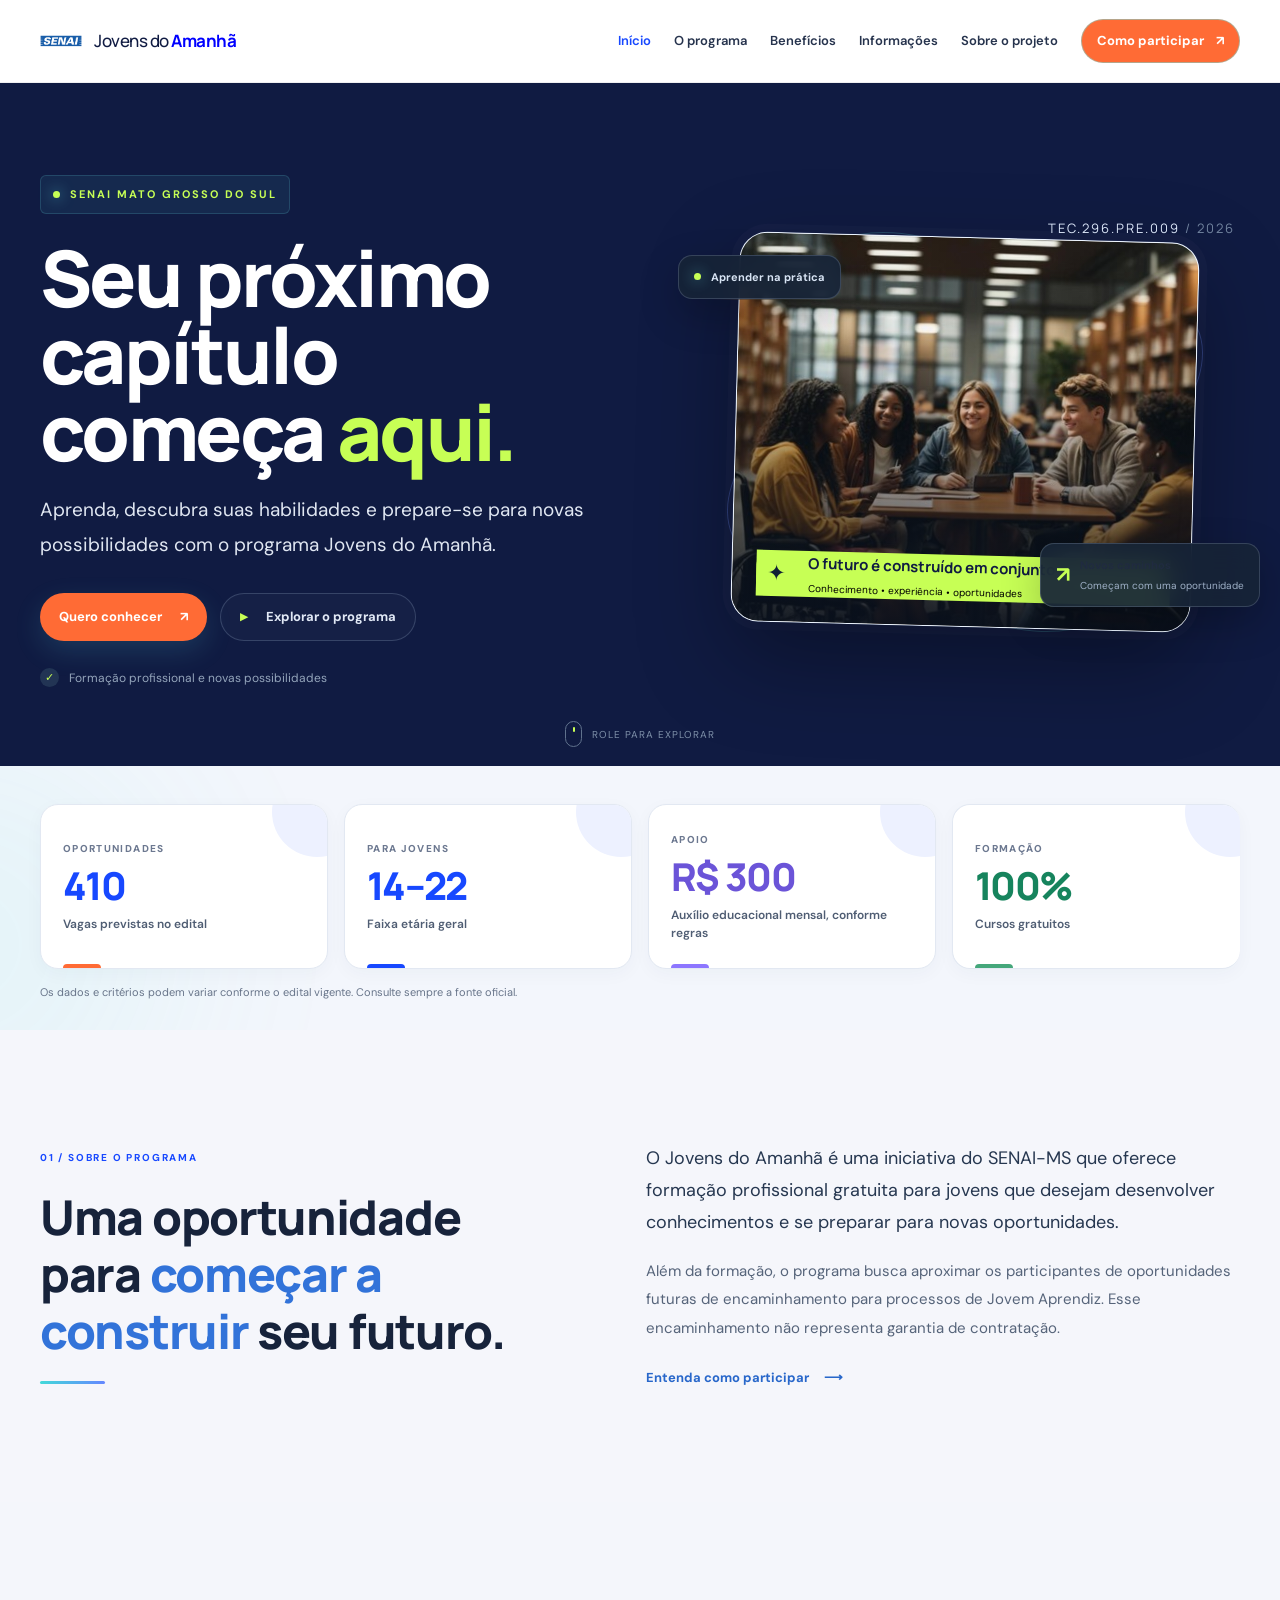
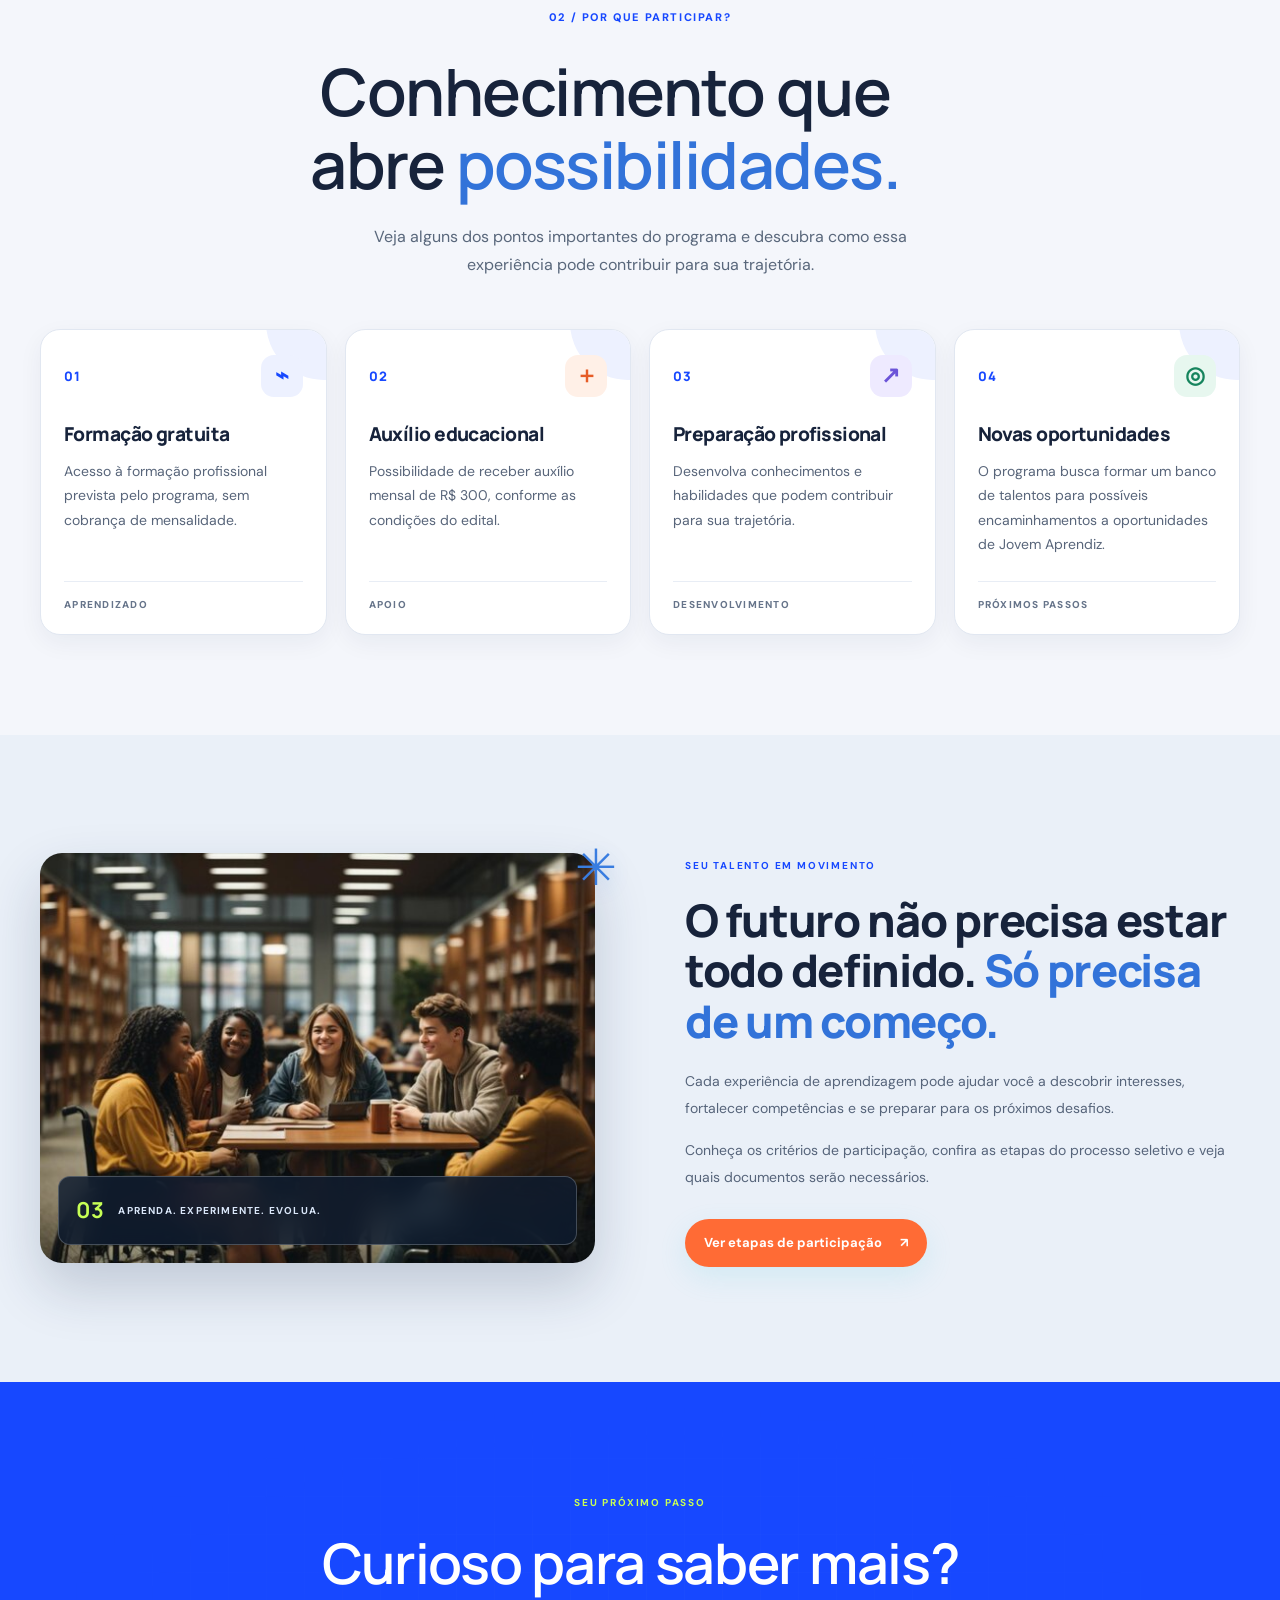
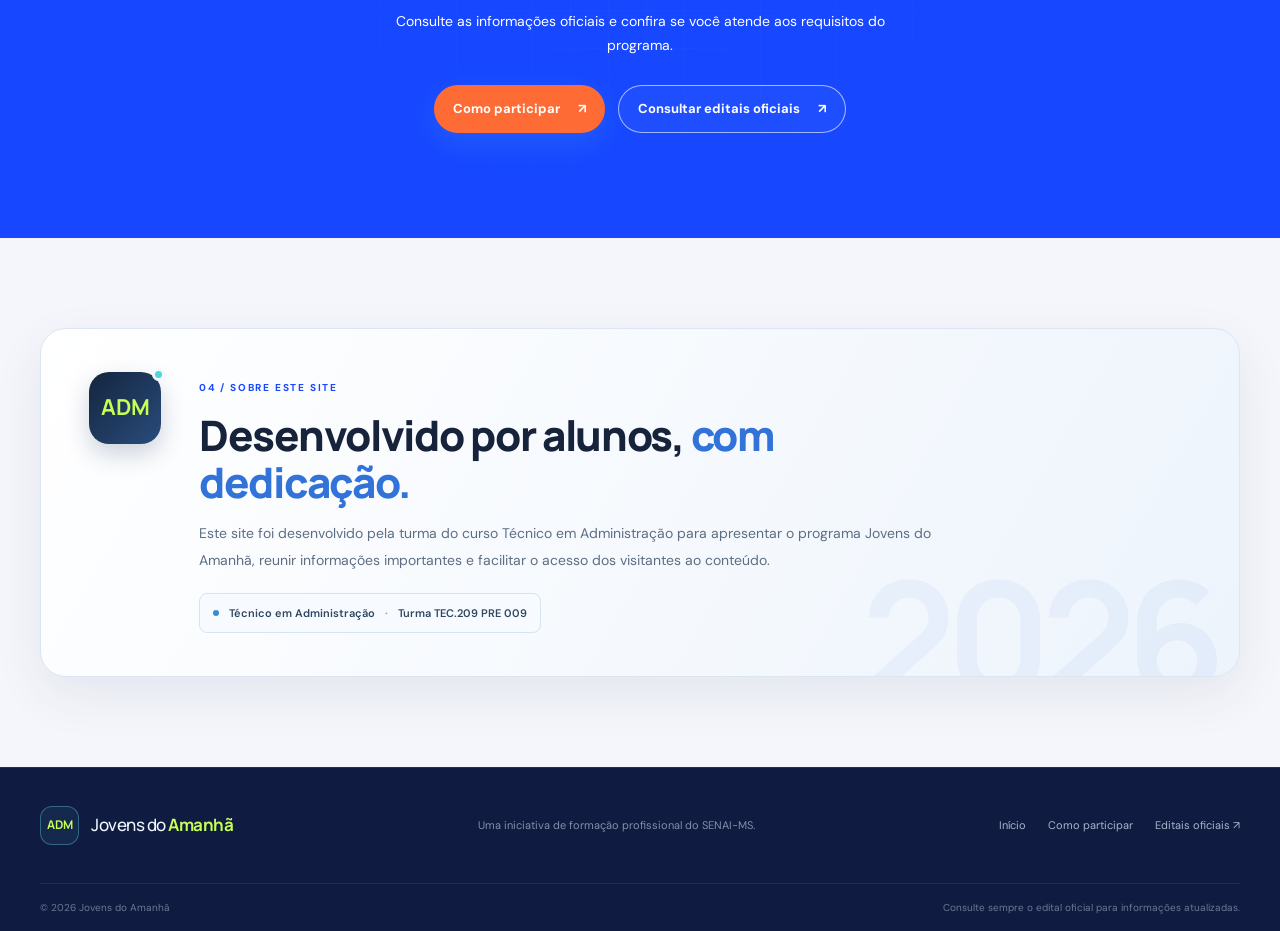
<file: index.html>
<!DOCTYPE html>
<html lang="pt-BR">

<head>
    <meta charset="UTF-8">
    <meta name="viewport" content="width=device-width, initial-scale=1.0">
    <meta name="description"
        content="Conheça o programa Jovens do Amanhã do SENAI-MS e descubra oportunidades para sua formação profissional.">
    <meta name="theme-color" content="#101827">
    
    <title>Jovens do Amanhã | SENAI-MS</title>
    <link rel="icon" type="image/png" href="img/logo2.png">

    <link rel="preconnect" href="https://fonts.googleapis.com">
    <link rel="preconnect" href="https://fonts.gstatic.com" crossorigin>
    <link
        href="https://fonts.googleapis.com/css2?family=DM+Sans:wght@400;500;600;700&family=Manrope:wght@400;500;600;700;800&display=swap"
        rel="stylesheet">
    <link rel="stylesheet" href="css/style.css">
</head>

<body>
    <div class="page-glow page-glow-one" aria-hidden="true"></div>
    <div class="page-glow page-glow-two" aria-hidden="true"></div>

    <header class="site-header">
        <div class="container nav-wrap">
            <a href="./" class="brand" aria-label="Jovens do Amanhã - início">
                <img src="img/logo.png" alt="Logo do programa" class="brand-logo" onerror="this.style.display='none'">
                <span class="brand-name">Jovens do <strong style="color: blue;">Amanhã</strong></span>
            </a>

            <button class="menu-toggle" type="button" aria-label="Abrir menu" aria-expanded="false"
                aria-controls="main-nav">
                <span></span><span></span><span></span>
            </button>

            <nav class="main-nav" id="main-nav">
                <a href="#inicio" class="nav-link active">Início</a>
                <a href="#programa" class="nav-link">O programa</a>
                <a href="#beneficios" class="nav-link">Benefícios</a>
                <a href="#duvidas" class="nav-link">Informações</a>
                <a href="#sobre-projeto" class="nav-link">Sobre o projeto</a>
                <a href="inscricao/" class="nav-cta">Como participar <span aria-hidden="true">↗</span></a>
            </nav>
        </div>
    </header>

    <main>
        <section class="hero section-shell" id="inicio">
            <div class="container hero-grid">
                <div class="hero-copy reveal">
                    <div class="eyebrow"><span class="eyebrow-pulse"></span> SENAI MATO GROSSO DO SUL</div>
                    <h1>Seu próximo capítulo começa <span class="gradient-text">aqui.</span></h1>
                    <p class="hero-description">Aprenda, descubra suas habilidades e prepare-se para novas
                        possibilidades com o programa Jovens do Amanhã.</p>
                    <div class="hero-actions">
                        <a href="inscricao/" class="button button-primary">Quero conhecer <span
                                aria-hidden="true">↗</span></a>
                        <a href="#programa" class="button button-ghost"><span class="play-icon"
                                aria-hidden="true">▶</span> Explorar o programa</a>
                    </div>
                    <div class="hero-footnote"><span class="mini-check">✓</span> Formação profissional e novas
                        possibilidades</div>
                </div>

                <div class="hero-art reveal">
                    <div class="orbit orbit-one"></div>
                    <div class="orbit orbit-two"></div>
                    <div class="image-frame">
                        <img src="img/pessoas.jpg" alt="Jovens participantes do programa Jovens do Amanhã"
                            class="hero-image">
                        <div class="image-shade"></div>
                        <div class="image-label">
                            <span class="label-mark">✦</span>
                            <span><strong>O futuro é construído em conjunto</strong><small style="color: black;">Conhecimento • experiência •
                                    oportunidades</small></span>
                        </div>
                    </div>
                    <div class="floating-chip chip-top"><span class="chip-dot"></span> Aprender na prática</div>
                    <div class="floating-chip chip-bottom"><span class="chip-icon">↗</span><span><strong>Novos
                                caminhos</strong><small>Começam com uma oportunidade</small></span></div>
                    <div class="art-index">TEC.296.PRE.009 <span>/ 2026</span></div>
                </div>
            </div>
            <a class="scroll-cue" href="#numeros"><span></span> Role para explorar</a>
        </section>

        <section class="stats-section" id="numeros" aria-label="Destaques do programa">
            <div class="container stats-grid">
                <article class="stat-card reveal"><span class="stat-overline">OPORTUNIDADES</span><span
                        class="stat-value">410</span><span class="stat-label">Vagas previstas no edital</span></article>
                <article class="stat-card reveal"><span class="stat-overline">PARA JOVENS</span><span
                        class="stat-value">14–22</span><span class="stat-label">Faixa etária geral</span></article>
                <article class="stat-card reveal"><span class="stat-overline">APOIO</span><span class="stat-value">R$
                        300</span><span class="stat-label">Auxílio educacional mensal, conforme regras</span></article>
                <article class="stat-card reveal"><span class="stat-overline">FORMAÇÃO</span><span
                        class="stat-value">100%</span><span class="stat-label">Cursos gratuitos</span></article>
            </div>
            <p class="container stats-note">Os dados e critérios podem variar conforme o edital vigente. Consulte sempre
                a fonte oficial.</p>
        </section>

        <section class="section section-light" id="programa">
            <div class="container about-grid">
                <div class="section-intro reveal">
                    <span class="section-kicker">01 / SOBRE O PROGRAMA</span>
                    <h2>Uma oportunidade para <span class="accent-text">começar a construir</span> seu futuro.</h2>
                    <div class="heading-line"></div>
                </div>
                <div class="about-copy reveal">
                    <p class="lead">O Jovens do Amanhã é uma iniciativa do SENAI-MS que oferece formação profissional
                        gratuita para jovens que desejam desenvolver conhecimentos e se preparar para novas
                        oportunidades.</p>
                    <p>Além da formação, o programa busca aproximar os participantes de oportunidades futuras de
                        encaminhamento para processos de Jovem Aprendiz. Esse encaminhamento não representa garantia de
                        contratação.</p>
                    <a href="inscricao/" class="text-link">Entenda como participar <span
                            aria-hidden="true">⟶</span></a>
                </div>
            </div>
        </section>

        <section class="section benefits-section" id="beneficios">
            <div class="container">
                <div class="section-heading centered reveal">
                    <span class="section-kicker">02 / POR QUE PARTICIPAR?</span>
                    <h1>Conhecimento que abre <span class="accent-text">possibilidades.</span></h1>
                    <p>Veja alguns dos pontos importantes do programa e descubra como essa experiência pode contribuir
                        para sua trajetória.</p>
                </div>
                <div class="benefit-grid">
                    <article class="benefit-card reveal">
                        <div class="card-topline"><span class="card-number">01</span><span class="card-symbol">⌁</span>
                        </div>
                        <h3>Formação gratuita</h3>
                        <p>Acesso à formação profissional prevista pelo programa, sem cobrança de mensalidade.</p>
                        <span class="card-bottom-label">APRENDIZADO</span>
                    </article>
                    <article class="benefit-card reveal">
                        <div class="card-topline"><span class="card-number">02</span><span class="card-symbol">＋</span>
                        </div>
                        <h3>Auxílio educacional</h3>
                        <p>Possibilidade de receber auxílio mensal de R$ 300, conforme as condições do edital.</p>
                        <span class="card-bottom-label">APOIO</span>
                    </article>
                    <article class="benefit-card reveal">
                        <div class="card-topline"><span class="card-number">03</span><span class="card-symbol">↗</span>
                        </div>
                        <h3>Preparação profissional</h3>
                        <p>Desenvolva conhecimentos e habilidades que podem contribuir para sua trajetória.</p>
                        <span class="card-bottom-label">DESENVOLVIMENTO</span>
                    </article>
                    <article class="benefit-card reveal">
                        <div class="card-topline"><span class="card-number">04</span><span class="card-symbol">◎</span>
                        </div>
                        <h3>Novas oportunidades</h3>
                        <p>O programa busca formar um banco de talentos para possíveis encaminhamentos a oportunidades
                            de Jovem Aprendiz.</p>
                        <span class="card-bottom-label">PRÓXIMOS PASSOS</span>
                    </article>
                </div>
            </div>
        </section>

        <section class="experience-section">
            <div class="container experience-grid">
                <div class="experience-visual reveal">
                    <img src="img/pessoas.jpg" alt="Jovens em atividade de formação profissional" loading="lazy">
                    <div class="visual-caption"><span class="caption-number">03</span><span>APRENDA. EXPERIMENTE.
                            EVOLUA.</span></div>
                    <div class="visual-decoration" aria-hidden="true">✳</div>
                </div>
                <div class="experience-copy reveal">
                    <span class="section-kicker">SEU TALENTO EM MOVIMENTO</span>
                    <h2>O futuro não precisa estar todo definido. <span class="accent-text">Só precisa de um
                            começo.</span></h2>
                    <p>Cada experiência de aprendizagem pode ajudar você a descobrir interesses, fortalecer competências
                        e se preparar para os próximos desafios.</p>
                    <p>Conheça os critérios de participação, confira as etapas do processo seletivo e veja quais
                        documentos serão necessários.</p>
                    <a href="inscricao/" class="button button-primary">Ver etapas de participação <span
                            aria-hidden="true">↗</span></a>
                </div>
            </div>
        </section>

        <section class="cta-section" id="duvidas">
            <div class="cta-grid" aria-hidden="true"></div>
            <div class="container cta-inner reveal">
                <span class="section-kicker">SEU PRÓXIMO PASSO</span>
                <h2>Curioso para saber mais?</h2>
                <p>Consulte as informações oficiais e confira se você atende aos requisitos do programa.</p>
                <div class="cta-actions">
                    <a href="inscricao/" class="button button-primary">Como participar <span
                            aria-hidden="true">↗</span></a>
                    <a href="https://www.ms.senai.br/editais" target="_blank" rel="noopener noreferrer"
                        class="button button-outline">Consultar editais oficiais <span aria-hidden="true">↗</span></a>
                </div>
            </div>
        </section>

        <section class="project-section section-light" id="sobre-projeto">
            <div class="container">
                <div class="project-card reveal">
                    <div class="project-icon" aria-hidden="true"><span>ADM</span><i></i></div>
                    <div class="project-copy">
                        <span class="section-kicker">04 / SOBRE ESTE SITE</span>
                        <h2>Desenvolvido por alunos, <span class="accent-text">com dedicação.</span></h2>
                        <p>Este site foi desenvolvido pela turma do curso Técnico em Administração para apresentar o
                            programa Jovens do Amanhã, reunir informações importantes e facilitar o acesso dos
                            visitantes ao conteúdo.</p>
                        <div class="class-tag"><span class="tag-dot"></span> Técnico em Administração <b>·</b> Turma
                            TEC.209 PRE 009</div>
                    </div>
                    <div class="project-watermark" aria-hidden="true">2026</div>
                </div>
            </div>
        </section>
    </main>

    <footer class="site-footer">
        <div class="container footer-main">
            <a href="#inicio" class="brand footer-brand">
                <span class="brand-monogram">ADM</span>
                <span class="brand-name" style="color: aliceblue;"> Jovens do <strong>Amanhã</strong></span></a>
            <p>Uma iniciativa de formação profissional do SENAI-MS.</p>
            <div class="footer-links"><a href="#inicio">Início</a><a href="inscricao/">Como participar</a><a
                    href="https://www.ms.senai.br/editais" target="_blank" rel="noopener noreferrer">Editais
                    oficiais ↗</a></div>
        </div>
        <div class="container footer-bottom" ><span>© 2026 Jovens do Amanhã</span><span>Consulte sempre o edital oficial
                para informações atualizadas.</span></div>
    </footer>
    <script src="js/script.js" defer></script>
</body>

</html>
</file>
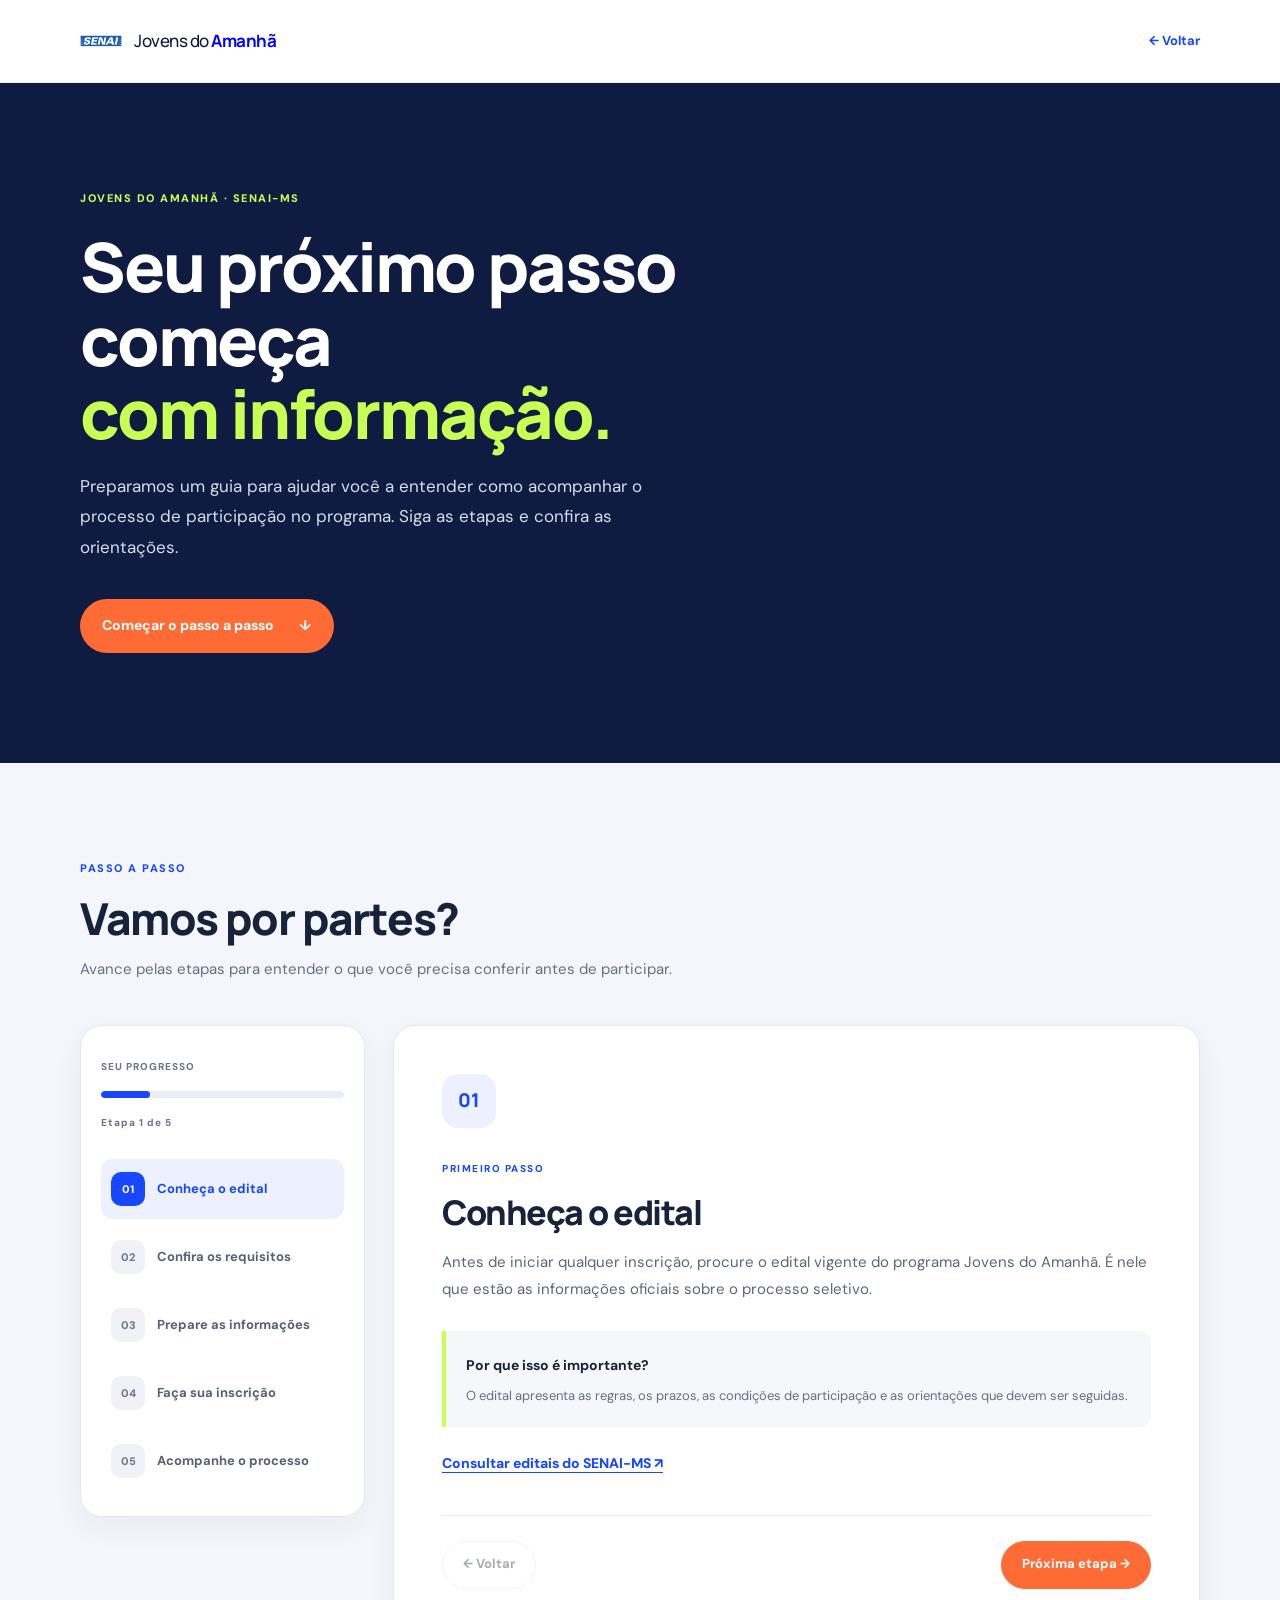
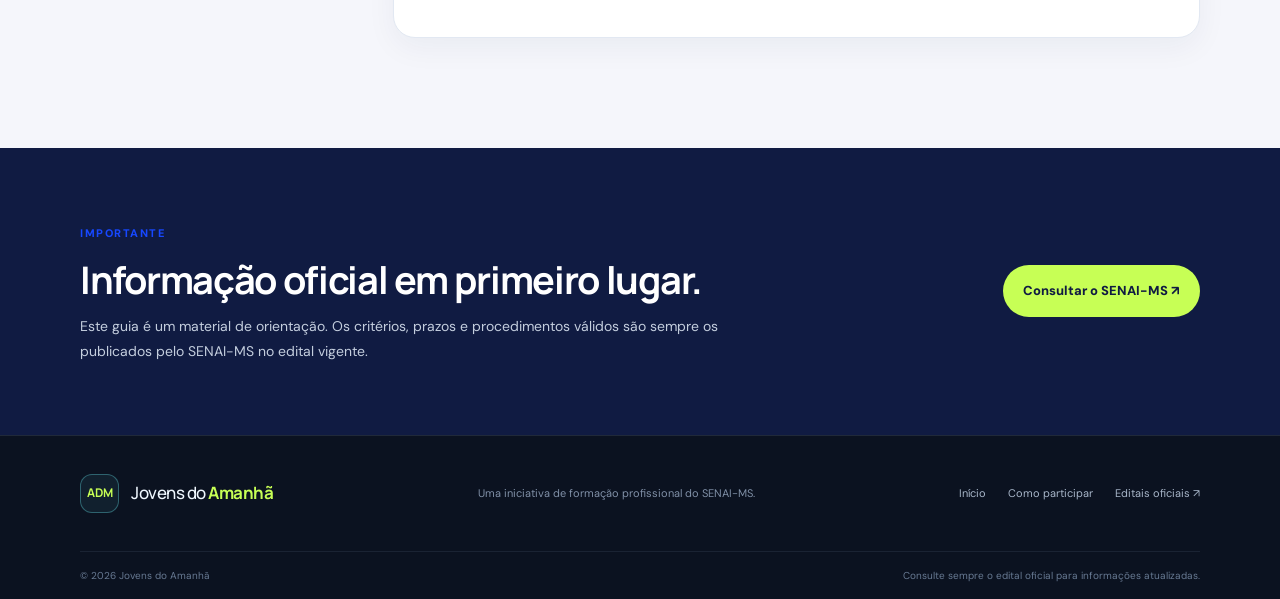
<file: inscricao/index.html>
<!DOCTYPE html>
<html lang="pt-BR">

<head>
    <meta charset="UTF-8">
    <meta name="viewport" content="width=device-width, initial-scale=1.0">
    <meta name="description" content="Veja como acompanhar as etapas de participação no programa Jovens do Amanhã do SENAI-MS.">
    <meta name="theme-color" content="#101b42">

    <title>Como participar | Jovens do Amanhã</title>
    <link rel="icon" type="image/png" href="../img/logo2.png">

    <link rel="preconnect" href="https://fonts.googleapis.com">
    <link rel="preconnect" href="https://fonts.gstatic.com" crossorigin>

    <link href="https://fonts.googleapis.com/css2?family=DM+Sans:wght@400;500;600;700;800&family=Manrope:wght@400;500;600;700;800&display=swap" rel="stylesheet">

    <link rel="stylesheet" href="../css/style.css">
    <link rel="stylesheet" href="../css/inscricao.css">
</head>

<body class="registration-page">

    <header class="site-header">
        <div class="container nav-wrap">

            <a href="../" class="brand">
                <img src="../img/logo.png" alt="Logo Jovens do Amanhã" class="brand-logo">
                <span class="brand-name">Jovens do <strong style="color: blue;">Amanhã</strong></span>
            </a>

            <a href="../" class="back-home">
                ← Voltar
            </a>

        </div>
    </header>

    <main>

        <section class="guide-hero">
            <div class="guide-container">

                <span class="guide-kicker">JOVENS DO AMANHÃ · SENAI-MS</span>

                <h1>
                    Seu próximo passo começa
                    <span>com informação.</span>
                </h1>

                <p>
                    Preparamos um guia para ajudar você a entender como
                    acompanhar o processo de participação no programa.
                    Siga as etapas e confira as orientações.
                </p>

                <a href="#passo-a-passo" class="guide-start">
                    Começar o passo a passo <span>↓</span>
                </a>

            </div>
        </section>

        <section class="guide-section" id="passo-a-passo">

            <div class="guide-container">

                <div class="guide-heading">
                    <span class="guide-kicker">PASSO A PASSO</span>
                    <h2>Vamos por partes?</h2>
                    <p>
                        Avance pelas etapas para entender o que você precisa
                        conferir antes de participar.
                    </p>
                </div>

                <div class="guide-layout">

                    <aside class="guide-sidebar">
                        <span class="sidebar-label">SEU PROGRESSO</span>

                        <div class="progress-track">
                            <div class="progress-fill" id="progress-fill"></div>
                        </div>

                        <span class="progress-text" id="progress-text">
                            Etapa 1 de 5
                        </span>

                        <div class="step-list">

                            <button class="step-item active" data-step="0">
                                <span class="step-number">01</span>
                                <span>Conheça o edital</span>
                            </button>

                            <button class="step-item" data-step="1">
                                <span class="step-number">02</span>
                                <span>Confira os requisitos</span>
                            </button>

                            <button class="step-item" data-step="2">
                                <span class="step-number">03</span>
                                <span>Prepare as informações</span>
                            </button>

                            <button class="step-item" data-step="3">
                                <span class="step-number">04</span>
                                <span>Faça sua inscrição</span>
                            </button>

                            <button class="step-item" data-step="4">
                                <span class="step-number">05</span>
                                <span>Acompanhe o processo</span>
                            </button>

                        </div>
                    </aside>

                    <div class="guide-content">

                        <article class="guide-step active" data-content="0">

                            <div class="step-icon">01</div>

                            <span class="content-label">PRIMEIRO PASSO</span>

                            <h3>Conheça o edital</h3>

                            <p>
                                Antes de iniciar qualquer inscrição, procure o
                                edital vigente do programa Jovens do Amanhã.
                                É nele que estão as informações oficiais sobre
                                o processo seletivo.
                            </p>

                            <div class="tip-box">
                                <strong>Por que isso é importante?</strong>
                                <p>
                                    O edital apresenta as regras, os prazos,
                                    as condições de participação e as orientações
                                    que devem ser seguidas.
                                </p>
                            </div>

                            <a class="official-link"
                               href="https://www.ms.senai.br/editais"
                               target="_blank"
                               rel="noopener noreferrer">
                                Consultar editais do SENAI-MS ↗
                            </a>

                        </article>

                        <article class="guide-step" data-content="1">

                            <div class="step-icon">02</div>

                            <span class="content-label">SEGUNDO PASSO</span>

                            <h3>Confira os requisitos</h3>

                            <p>
                                Leia com atenção os critérios de participação
                                apresentados no edital. Verifique a faixa etária,
                                as condições exigidas e qualquer outra orientação
                                indicada para os candidatos.
                            </p>

                            <div class="tip-box">
                                <strong>Uma dica:</strong>
                                <p>
                                    Não se baseie apenas em informações de
                                    publicações ou materiais de divulgação.
                                    Confirme os requisitos no edital vigente.
                                </p>
                            </div>

                        </article>

                        <article class="guide-step" data-content="2">

                            <div class="step-icon">03</div>

                            <span class="content-label">TERCEIRO PASSO</span>

                            <h3>Prepare suas informações</h3>

                            <p>
                                Antes de iniciar o preenchimento, confira no
                                edital quais dados e documentos serão solicitados.
                                Deixe essas informações organizadas para facilitar
                                o processo.
                            </p>

                            <div class="tip-box">
                                <strong>Fique atento:</strong>
                                <p>
                                    A relação de documentos pode variar conforme
                                    as regras do processo seletivo. Consulte a
                                    lista oficial antes de começar.
                                </p>
                            </div>

                        </article>

                        <article class="guide-step" data-content="3">

                            <div class="step-icon">04</div>

                            <span class="content-label">QUARTO PASSO</span>

                            <h3>Realize sua inscrição</h3>

                            <p>
                                Siga o procedimento indicado no edital para
                                realizar sua inscrição. Utilize somente os
                                canais oficiais informados pelo SENAI-MS.
                            </p>

                            <div class="tip-box">
                                <strong>Antes de finalizar:</strong>
                                <p>
                                    Confira se os dados foram preenchidos
                                    corretamente e se todas as etapas solicitadas
                                    foram concluídas.
                                </p>
                            </div>

                            <a class="official-link"
                               href="https://www.ms.senai.br/editais"
                               target="_blank"
                               rel="noopener noreferrer">
                                Acessar página oficial de editais ↗
                            </a>

                        </article>

                        <article class="guide-step" data-content="4">

                            <div class="step-icon">05</div>

                            <span class="content-label">ÚLTIMO PASSO</span>

                            <h3>Acompanhe o processo</h3>

                            <p>
                                Depois de concluir sua inscrição, acompanhe
                                as publicações e comunicados oficiais do SENAI-MS.
                                Fique atento aos prazos, resultados e possíveis
                                orientações para as próximas etapas.
                            </p>

                            <div class="tip-box">
                                <strong>Não perca os prazos!</strong>
                                <p>
                                    Consulte regularmente os canais oficiais
                                    para não deixar passar nenhuma atualização
                                    importante.
                                </p>
                            </div>

                            <a class="official-link"
                               href="https://www.ms.senai.br/editais"
                               target="_blank"
                               rel="noopener noreferrer">
                                Acompanhar informações oficiais ↗
                            </a>

                        </article>

                        <div class="guide-controls">

                            <button type="button" class="step-back" id="step-back" disabled>
                                ← Voltar
                            </button>

                            <button type="button" class="step-next" id="step-next">
                                Próxima etapa →
                            </button>

                        </div>

                        <div class="guide-complete" id="guide-complete" hidden>
                            <span>✦</span>
                            <div>
                                <strong>Você chegou ao final do guia!</strong>
                                <p>
                                    Agora consulte o edital vigente e siga
                                    as orientações oficiais para participar.
                                </p>
                            </div>
                        </div>

                    </div>

                </div>

            </div>

        </section>

        <section class="guide-reminder">
            <div class="guide-container reminder-inner">

                <div>
                    <span class="guide-kicker">IMPORTANTE</span>
                    <h2>Informação oficial em primeiro lugar.</h2>
                    <p>
                        Este guia é um material de orientação. Os critérios,
                        prazos e procedimentos válidos são sempre os publicados
                        pelo SENAI-MS no edital vigente.
                    </p>
                </div>

                <a href="https://www.ms.senai.br/editais"
                   target="_blank"
                   rel="noopener noreferrer">
                    Consultar o SENAI-MS ↗
                </a>

            </div>
        </section>

    </main>

    <footer class="site-footer">
        <div class="container footer-main">
            <a href="../" class="brand footer-brand">
                <span class="brand-monogram">ADM</span>
                <span class="brand-name" style="color: aliceblue;"> Jovens do <strong>Amanhã</strong></span></a>
            <p>Uma iniciativa de formação profissional do SENAI-MS.</p>
            <div class="footer-links"><a href="../">Início</a><a href="../">Como participar</a><a
                    href="https://www.ms.senai.br/editais" target="_blank" rel="noopener noreferrer">Editais
                    oficiais ↗</a></div>
        </div>
        <div class="container footer-bottom" ><span>© 2026 Jovens do Amanhã</span><span>Consulte sempre o edital oficial
                para informações atualizadas.</span></div>
    </footer>

    <script src="../js/inscricao.js" defer></script>

</body>
</html>
</file>
<file: css/style.css>
/* Jovens do Amanhã — visual */
:root {
    --bg: #101827;
    --bg-deep: #0b1220;
    --panel: #172338;
    --panel-soft: #1c2b43;
    --ink: #edf4ff;
    --muted: #aab8cc;
    --ink-dark: #152238;
    --muted-dark: #5e6d82;
    --light: #f3f6fb;
    --line: rgba(173, 198, 231, .16);
    --cyan: #64e3e8;
    --blue: #6f8cff;
    --violet: #a58bff;
    --mint: #a8f0d2;
    --radius: 22px;
    --shadow: 0 24px 70px rgba(2, 8, 20, .28);
    --font-body: "DM Sans", "Segoe UI", sans-serif;
    --font-display: "Space Grotesk", "Segoe UI", sans-serif;
}

* {
    box-sizing: border-box;
}

html {
    scroll-behavior: smooth;
    scroll-padding-top: 90px;
}

body {
    margin: 0;
    background: var(--bg);
    color: var(--ink);
    font-family: var(--font-body);
    font-size: 16px;
    line-height: 1.7;
    overflow-x: hidden;
}

body::selection {
    background: var(--cyan);
    color: var(--bg-deep);
}

a {
    color: inherit;
    text-decoration: none;
}

img {
    display: block;
    max-width: 100%;
}

button,
a {
    -webkit-tap-highlight-color: transparent;
}

button,
input {
    font: inherit;
}

.container {
    width: min(1160px, calc(100% - 48px));
    margin-inline: auto;
    position: relative;
    z-index: 1;
}

.page-glow {
    position: absolute;
    width: 430px;
    height: 430px;
    border-radius: 50%;
    filter: blur(100px);
    opacity: .13;
    pointer-events: none;
}

.page-glow-one {
    background: #4d70ff;
    top: 90px;
    right: -160px;
}

.page-glow-two {
    background: #37d9d0;
    top: 730px;
    left: -250px;
    opacity: .07;
}

/* Cabeçalho */
.site-header {
    position: sticky;
    top: 0;
    z-index: 50;
    background: rgba(12, 19, 32, .82);
    border-bottom: 1px solid rgba(195, 216, 244, .1);
    backdrop-filter: blur(18px);
}

.nav-wrap {
    min-height: 82px;
    display: flex;
    align-items: center;
    justify-content: space-between;
    gap: 32px;
}

.brand {
    display: inline-flex;
    align-items: center;
    gap: 12px;
    flex-shrink: 0;
}

.brand-logo {
    width: 42px;
    height: 42px;
    object-fit: contain;
}

.brand-name {
    font-family: var(--font-display);
    font-size: 17px;
    letter-spacing: -.5px;
    font-weight: 500;
}

.brand-name strong {
    color: var(--cyan);
    font-weight: 700;
}

.main-nav {
    display: flex;
    align-items: center;
    gap: clamp(14px, 2vw, 28px);
}

.nav-link {
    color: #b9c6d8;
    font-size: 13px;
    font-weight: 600;
    transition: color .2s ease;
    white-space: nowrap;
}

.nav-link:hover,
.nav-link.active {
    color: #fff;
}

.nav-cta {
    display: inline-flex;
    align-items: center;
    gap: 12px;
    border: 1px solid rgba(100, 227, 232, .48);
    background: rgba(100, 227, 232, .08);
    color: #c5fbfb;
    padding: 10px 15px;
    border-radius: 10px;
    font-size: 13px;
    font-weight: 700;
    transition: background .25s, transform .25s, box-shadow .25s;
    white-space: nowrap;
}

.nav-cta:hover {
    background: rgba(100, 227, 232, .17);
    transform: translateY(-2px);
    box-shadow: 0 8px 28px rgba(100, 227, 232, .12);
}

.menu-toggle {
    display: none;
}

/* Hero */
.hero {
    position: relative;
    padding: 92px 0 78px;
    min-height: 610px;
    display: flex;
    align-items: center;
}

.hero-grid {
    display: grid;
    grid-template-columns: 1.02fr .98fr;
    align-items: center;
    gap: 64px;
}

.hero-copy {
    max-width: 590px;
}

.eyebrow,
.section-kicker {
    display: inline-flex;
    align-items: center;
    gap: 10px;
    color: var(--cyan);
    font-size: 11px;
    letter-spacing: 2px;
    font-weight: 700;
    text-transform: uppercase;
}

.eyebrow {
    padding: 9px 12px;
    background: rgba(100, 227, 232, .07);
    border: 1px solid rgba(100, 227, 232, .17);
    border-radius: 6px;
}

.eyebrow-pulse,
.chip-dot,
.tag-dot {
    width: 7px;
    height: 7px;
    display: inline-block;
    border-radius: 50%;
    background: var(--cyan);
    box-shadow: 0 0 14px rgba(100, 227, 232, .7);
}

h1,
h2,
h3,
p {
    margin-top: 0;
}

h1,
h2,
h3 {
    font-family: var(--font-display);
    line-height: 1.12;
    letter-spacing: -1.5px;
}

h1 {
    margin: 25px 0 22px;
    font-size: clamp(42px, 5.1vw, 67px);
    font-weight: 600;
    max-width: 620px;
}

.gradient-text {
    background: linear-gradient(100deg, var(--cyan) 5%, #8fa8ff 52%, #c5a9ff 100%);
    color: transparent;
    background-clip: text;
    -webkit-background-clip: text;
}

.hero-description {
    color: #b1bfd2;
    font-size: 17px;
    max-width: 510px;
    line-height: 1.85;
    margin-bottom: 30px;
}

.hero-actions,
.cta-actions {
    display: flex;
    align-items: center;
    flex-wrap: wrap;
    gap: 13px;
}

.button {
    min-height: 50px;
    padding: 0 19px;
    border-radius: 11px;
    display: inline-flex;
    align-items: center;
    justify-content: center;
    gap: 18px;
    font-size: 13px;
    font-weight: 700;
    transition: transform .25s ease, box-shadow .25s ease, background .25s ease, border-color .25s ease;
}

.button:hover {
    transform: translateY(-3px);
}

.button-primary {
    color: #0d1a2a;
    background: linear-gradient(115deg, #75e8e6, #91c8ff);
    box-shadow: 0 10px 28px rgba(89, 203, 224, .16);
}

.button-primary:hover {
    box-shadow: 0 14px 34px rgba(89, 203, 224, .28);
}

.button-ghost {
    color: #e1e9f6;
    border: 1px solid rgba(187, 207, 235, .2);
    background: rgba(255, 255, 255, .025);
}

.button-ghost:hover {
    border-color: rgba(100, 227, 232, .5);
    background: rgba(100, 227, 232, .06);
}

.play-icon {
    color: var(--cyan);
    font-size: 10px;
}

.hero-footnote {
    margin-top: 27px;
    color: #94a5bb;
    display: flex;
    align-items: center;
    gap: 10px;
    font-size: 12px;
}

.mini-check {
    display: grid;
    place-items: center;
    width: 19px;
    height: 19px;
    border-radius: 50%;
    background: rgba(168, 240, 210, .12);
    color: var(--mint);
    font-size: 11px;
}

.hero-art {
    position: relative;
    min-height: 430px;
    display: grid;
    place-items: center;
}

.image-frame {
    width: min(100%, 460px);
    height: 390px;
    position: relative;
    overflow: hidden;
    border-radius: 28px 28px 90px 28px;
    border: 1px solid rgba(189, 216, 255, .32);
    background: var(--panel);
    box-shadow: 0 35px 90px rgba(0, 0, 0, .35), 0 0 0 8px rgba(255, 255, 255, .018);
    transform: rotate(1.5deg);
}

.hero-image {
    width: 100%;
    height: 100%;
    object-fit: cover;
}

.image-shade {
    position: absolute;
    inset: 0;
    background: linear-gradient(180deg, rgba(9, 16, 29, .02) 35%, rgba(9, 16, 29, .88) 100%);
}

.image-label {
    position: absolute;
    bottom: 25px;
    left: 24px;
    right: 20px;
    display: flex;
    gap: 12px;
    align-items: center;
}

.label-mark {
    display: grid;
    place-items: center;
    width: 40px;
    height: 40px;
    border-radius: 12px;
    color: #102035;
    background: var(--cyan);
    font-size: 22px;
    flex-shrink: 0;
}

.image-label strong,
.image-label small {
    display: block;
}

.image-label strong {
    font-family: var(--font-display);
    font-size: 15px;
}

.image-label small {
    margin-top: 4px;
    color: #c3cede;
    font-size: 10px;
}

.orbit {
    position: absolute;
    border: 1px solid rgba(111, 140, 255, .3);
    border-radius: 50%;
    transform: rotate(-24deg);
    pointer-events: none;
}

.orbit-one {
    width: 510px;
    height: 240px;
}

.orbit-two {
    width: 470px;
    height: 300px;
    border-color: rgba(100, 227, 232, .22);
    transform: rotate(47deg);
}

.floating-chip {
    position: absolute;
    z-index: 3;
    display: flex;
    align-items: center;
    gap: 10px;
    padding: 12px 15px;
    border: 1px solid rgba(203, 220, 247, .18);
    border-radius: 13px;
    background: rgba(22, 35, 55, .92);
    backdrop-filter: blur(14px);
    box-shadow: 0 15px 40px rgba(0, 0, 0, .24);
    font-size: 11px;
    font-weight: 700;
}

.chip-top {
    top: 38px;
    left: -12px;
    color: #d8e4f4;
}

.chip-bottom {
    right: -20px;
    bottom: 40px;
}

.chip-bottom strong,
.chip-bottom small {
    display: block;
}

.chip-bottom small {
    color: #9fb0c7;
    font-size: 10px;
    font-weight: 400;
    margin-top: 2px;
}

.chip-icon {
    color: var(--cyan);
    font-size: 22px;
}

.art-index {
    position: absolute;
    right: 5px;
    top: 0;
    color: #dce7f9;
    font-family: var(--font-display);
    font-size: 13px;
    letter-spacing: 2px;
}

.art-index span {
    color: #72849f;
}

.scroll-cue {
    position: absolute;
    left: 50%;
    bottom: 19px;
    transform: translateX(-50%);
    display: flex;
    align-items: center;
    gap: 10px;
    color: #7e90a9;
    font-size: 10px;
    letter-spacing: 1px;
    text-transform: uppercase;
}

.scroll-cue span {
    width: 17px;
    height: 26px;
    border: 1px solid #60728d;
    border-radius: 12px;
    position: relative;
}

.scroll-cue span::after {
    content: "";
    position: absolute;
    top: 5px;
    left: 7px;
    width: 2px;
    height: 5px;
    background: var(--cyan);
    border-radius: 2px;
    animation: scroll 1.5s infinite;
}

@keyframes scroll {

    0%,
    100% {
        transform: translateY(0);
        opacity: .4;
    }

    50% {
        transform: translateY(6px);
        opacity: 1;
    }
}

/* Números e conteúdo claro */
.stats-section {
    background: #151f31;
    padding: 0 0 25px;
}

.stats-grid {
    display: grid;
    grid-template-columns: repeat(4, 1fr);
    border: 1px solid var(--line);
    border-radius: 18px;
    background: linear-gradient(120deg, rgba(255, 255, 255, .035), rgba(255, 255, 255, .012));
    overflow: hidden;
}

.stat-card {
    min-height: 120px;
    padding: 25px 24px;
    display: flex;
    flex-direction: column;
    justify-content: center;
    border-right: 1px solid var(--line);
}

.stat-card:last-child {
    border-right: 0;
}

.stat-value {
    color: var(--cyan);
    font-family: var(--font-display);
    font-size: clamp(25px, 3vw, 34px);
    line-height: 1.15;
    font-weight: 600;
    letter-spacing: -1.5px;
}

.stat-label {
    color: #aab8cb;
    font-size: 11px;
    line-height: 1.5;
    margin-top: 8px;
}

.stats-note {
    color: #75869e;
    text-align: right;
    font-size: 10px;
    margin-top: 10px;
    margin-bottom: 0;
}

.section {
    padding: 112px 0;
}

.section-light {
    background: var(--light);
    color: var(--ink-dark);
    position: relative;
}

.about-grid {
    display: grid;
    grid-template-columns: .92fr 1.08fr;
    gap: 100px;
    align-items: start;
}

.section-kicker {
    color: #168b9b;
    font-size: 10px;
    letter-spacing: 1.8px;
}

.section-intro h2,
.section-heading h2,
.experience-copy h2,
.cta-inner h2,
.project-copy h2 {
    font-size: clamp(33px, 4vw, 48px);
    font-weight: 600;
    margin: 19px 0 22px;
}

.section-intro h2 {
    line-height: 1.19;
}

.accent-text {
    color: #3273d9;
}

.heading-line {
    height: 3px;
    width: 65px;
    border-radius: 4px;
    background: linear-gradient(90deg, #42d9d9, #6487ff);
}

.about-copy p {
    color: var(--muted-dark);
    font-size: 15px;
    line-height: 1.9;
}

.about-copy .lead {
    color: #263750;
    font-size: 18px;
    line-height: 1.8;
}

.text-link {
    display: inline-flex;
    gap: 15px;
    align-items: center;
    color: #2867ca;
    font-weight: 700;
    font-size: 13px;
    margin-top: 10px;
    transition: gap .2s;
}

.text-link:hover {
    gap: 21px;
}

/* Cartões */
.benefits-section {
    background: #111b2b;
    padding: 110px 0 120px;
    position: relative;
}

.benefits-section::before {
    content: "";
    position: absolute;
    inset: 0;
    background-image: linear-gradient(rgba(150, 180, 220, .035) 1px, transparent 1px), linear-gradient(90deg, rgba(150, 180, 220, .035) 1px, transparent 1px);
    background-size: 42px 42px;
    mask-image: linear-gradient(to bottom, transparent, black 20%, black 80%, transparent);
    pointer-events: none;
}

.section-heading {
    max-width: 690px;
    margin: 0 auto 50px;
}

.centered {
    text-align: center;
    align-items: center;
}

.section-heading h2 {
    margin: 17px 0 14px;
}

.section-heading p {
    max-width: 570px;
    margin: 0 auto;
    color: #9dacc0;
    font-size: 14px;
}

.benefit-grid {
    display: grid;
    grid-template-columns: repeat(4, 1fr);
    gap: 17px;
}

.benefit-card {
    min-height: 285px;
    display: flex;
    flex-direction: column;
    padding: 24px 23px 20px;
    border: 1px solid rgba(174, 199, 235, .13);
    border-radius: 17px;
    background: linear-gradient(145deg, rgba(31, 48, 73, .88), rgba(21, 33, 52, .88));
    box-shadow: 0 15px 35px rgba(0, 0, 0, .12);
    transition: transform .3s ease, border-color .3s ease, box-shadow .3s ease, background .3s ease;
    position: relative;
    overflow: hidden;
}

.benefit-card::after {
    content: "";
    position: absolute;
    width: 130px;
    height: 130px;
    right: -65px;
    top: -70px;
    border-radius: 50%;
    background: rgba(100, 227, 232, .06);
    transition: transform .4s;
}

.benefit-card:hover {
    transform: translateY(-8px);
    border-color: rgba(100, 227, 232, .42);
    box-shadow: 0 24px 50px rgba(0, 0, 0, .25), 0 0 25px rgba(100, 227, 232, .04);
    background: linear-gradient(145deg, #223650, #17263b);
}

.benefit-card:hover::after {
    transform: scale(1.7);
}

.card-topline {
    display: flex;
    justify-content: space-between;
    align-items: center;
    margin-bottom: 30px;
}

.card-number {
    font-family: var(--font-display);
    font-size: 12px;
    color: var(--cyan);
    letter-spacing: 1px;
}

.card-symbol {
    display: grid;
    place-items: center;
    width: 37px;
    height: 37px;
    border-radius: 11px;
    background: rgba(100, 227, 232, .09);
    border: 1px solid rgba(100, 227, 232, .15);
    color: var(--cyan);
    font-size: 23px;
}

.benefit-card h3 {
    font-size: 20px;
    letter-spacing: -.6px;
    margin-bottom: 12px;
}

.benefit-card p {
    color: #aab8cc;
    font-size: 12px;
    line-height: 1.8;
    margin-bottom: 25px;
}

.card-bottom-label {
    margin-top: auto;
    padding-top: 14px;
    border-top: 1px solid rgba(174, 199, 235, .12);
    color: #73869f;
    font-size: 9px;
    letter-spacing: 1.5px;
    font-weight: 700;
}

/* Experiência */
.experience-section {
    padding: 115px 0;
    background: #eaf0f8;
    color: var(--ink-dark);
}

.experience-grid {
    display: grid;
    grid-template-columns: 1fr 1fr;
    align-items: center;
    gap: 90px;
}

.experience-visual {
    position: relative;
    min-height: 410px;
}

.experience-visual img {
    width: 100%;
    height: 410px;
    object-fit: cover;
    border-radius: 22px;
    box-shadow: 0 25px 55px rgba(23, 45, 78, .2);
}

.visual-caption {
    position: absolute;
    bottom: 18px;
    left: 18px;
    right: 18px;
    display: flex;
    align-items: center;
    gap: 13px;
    padding: 15px 17px;
    border: 1px solid rgba(255, 255, 255, .22);
    border-radius: 12px;
    background: rgba(15, 28, 47, .83);
    color: #dbe8fa;
    backdrop-filter: blur(12px);
    font-size: 10px;
    font-weight: 700;
    letter-spacing: 1.2px;
}

.caption-number {
    font-family: var(--font-display);
    font-size: 22px;
    color: var(--cyan);
}

.visual-decoration {
    position: absolute;
    right: -22px;
    top: -27px;
    color: #397de0;
    font-size: 50px;
    text-shadow: 0 6px 22px rgba(57, 125, 224, .22);
}

.experience-copy h2 {
    font-size: clamp(32px, 3.8vw, 45px);
    margin-top: 18px;
}

.experience-copy>p {
    color: #617189;
    font-size: 14px;
    line-height: 1.9;
    margin-bottom: 16px;
}

.experience-copy .button {
    margin-top: 12px;
}

/* Chamada */
.cta-section {
    position: relative;
    overflow: hidden;
    padding: 105px 0;
    background: radial-gradient(ellipse at 80% 10%, rgba(111, 140, 255, .18), transparent 40%), linear-gradient(120deg, #17263d, #101827 65%);
    text-align: center;
}

.cta-grid {
    position: absolute;
    inset: 0;
    opacity: .16;
    background-image: linear-gradient(rgba(143, 177, 224, .2) 1px, transparent 1px), linear-gradient(90deg, rgba(143, 177, 224, .2) 1px, transparent 1px);
    background-size: 38px 38px;
    mask-image: radial-gradient(ellipse at center, black, transparent 72%);
}

.cta-inner {
    max-width: 760px;
}

.cta-inner h2 {
    font-size: clamp(38px, 5vw, 56px);
    margin: 18px 0 16px;
}

.cta-inner>p {
    color: #aab8cc;
    max-width: 550px;
    margin: 0 auto 27px;
    font-size: 14px;
}

.cta-actions {
    justify-content: center;
}

.button-outline {
    border: 1px solid rgba(190, 210, 240, .25);
    color: #e2ebf8;
    background: rgba(255, 255, 255, .035);
}

.button-outline:hover {
    border-color: var(--cyan);
    background: rgba(100, 227, 232, .07);
}

/* Sobre o projeto */
.project-section {
    padding: 90px 0;
    background: #f3f6fb;
    color: var(--ink-dark);
}

.project-card {
    display: grid;
    grid-template-columns: 82px 1fr;
    gap: 28px;
    align-items: start;
    position: relative;
    overflow: hidden;
    padding: 43px 48px;
    border: 1px solid #dce5f1;
    border-radius: 23px;
    background: linear-gradient(120deg, #fff, #edf4fc);
    box-shadow: 0 18px 50px rgba(28, 54, 91, .08);
}

.project-icon {
    width: 72px;
    height: 72px;
    display: grid;
    place-items: center;
    border-radius: 20px;
    background: linear-gradient(135deg, #14253d, #294c7c);
    color: var(--cyan);
    font-family: var(--font-display);
    font-weight: 700;
    font-size: 22px;
    box-shadow: 0 10px 25px rgba(26, 55, 96, .22);
    position: relative;
}

.project-icon i {
    position: absolute;
    right: -4px;
    top: -4px;
    width: 13px;
    height: 13px;
    border: 3px solid #f4f7fb;
    border-radius: 50%;
    background: #4fd6d9;
}

.project-copy {
    max-width: 760px;
    position: relative;
    z-index: 1;
}

.project-copy h2 {
    margin: 13px 0 14px;
    font-size: clamp(30px, 3.5vw, 42px);
}

.project-copy p {
    max-width: 750px;
    color: #5d6e84;
    font-size: 14px;
    line-height: 1.9;
}

.class-tag {
    display: inline-flex;
    flex-wrap: wrap;
    align-items: center;
    gap: 10px;
    margin-top: 5px;
    padding: 10px 13px;
    border: 1px solid #d6e3f1;
    border-radius: 8px;
    background: #f7faff;
    color: #304760;
    font-size: 11px;
    font-weight: 600;
}

.class-tag b {
    color: #8a9bb1;
}

.class-tag .tag-dot {
    width: 6px;
    height: 6px;
    background: #398bd2;
    box-shadow: none;
}

.project-watermark {
    position: absolute;
    right: 24px;
    bottom: -40px;
    color: rgba(50, 115, 217, .055);
    font-family: var(--font-display);
    font-weight: 700;
    font-size: 160px;
    letter-spacing: -10px;
    line-height: 1;
}

/* Rodapé */
.site-footer {
    background: #0b1220;
    border-top: 1px solid rgba(180, 204, 236, .12);
}

.footer-main {
    min-height: 115px;
    display: flex;
    align-items: center;
    justify-content: space-between;
    gap: 25px;
    padding-top: 20px;
    padding-bottom: 20px;
}

.footer-brand .brand-monogram {
    display: grid;
    place-items: center;
    width: 39px;
    height: 39px;
    border: 1px solid rgba(100, 227, 232, .35);
    border-radius: 12px;
    color: var(--cyan);
    background: rgba(100, 227, 232, .07);
    font-family: var(--font-display);
    font-size: 12px;
    font-weight: 700;
}

.footer-main>p {
    color: #8090a7;
    font-size: 11px;
    margin: 0;
}

.footer-links {
    display: flex;
    gap: 22px;
}

.footer-links a {
    color: #a8b6c9;
    font-size: 11px;
    transition: color .2s;
}

.footer-links a:hover {
    color: var(--cyan);
}

.footer-bottom {
    min-height: 48px;
    display: flex;
    align-items: center;
    justify-content: space-between;
    gap: 20px;
    border-top: 1px solid rgba(180, 204, 236, .09);
    color: #687a93;
    font-size: 10px;
}

/* Animações discretas */
.reveal {
    opacity: 0;
    transform: translateY(18px);
    transition: opacity .65s ease, transform .65s cubic-bezier(.2, .7, .2, 1);
}

.reveal.is-visible {
    opacity: 1;
    transform: translateY(0);
}

@media (prefers-reduced-motion: reduce) {

    *,
    *::before,
    *::after {
        scroll-behavior: auto !important;
        animation-duration: .01ms !important;
        animation-iteration-count: 1 !important;
        transition-duration: .01ms !important;
    }

    .reveal {
        opacity: 1;
        transform: none;
    }
}

/* Responsividade */
@media (max-width: 1050px) {
    .main-nav {
        gap: 14px;
    }

    .nav-link {
        font-size: 12px;
    }

    .hero-grid {
        gap: 35px;
    }

    .about-grid,
    .experience-grid {
        gap: 55px;
    }

    .benefit-grid {
        grid-template-columns: repeat(2, 1fr);
    }

    .benefit-card {
        min-height: 255px;
    }
}

@media (max-width: 820px) {
    .container {
        width: min(100% - 36px, 650px);
    }

    .nav-wrap {
        min-height: 72px;
    }

    .menu-toggle {
        display: flex;
        width: 42px;
        height: 42px;
        padding: 10px;
        flex-direction: column;
        justify-content: center;
        gap: 5px;
        border: 1px solid rgba(190, 210, 240, .2);
        border-radius: 10px;
        background: rgba(255, 255, 255, .04);
        cursor: pointer;
    }

    .menu-toggle span {
        height: 2px;
        width: 100%;
        background: #dce7f8;
        border-radius: 2px;
    }

    .main-nav {
        display: none;
        position: absolute;
        top: calc(100% + 1px);
        left: 0;
        right: 0;
        padding: 18px;
        flex-direction: column;
        align-items: stretch;
        gap: 0;
        background: rgba(12, 19, 32, .98);
        border: 1px solid rgba(195, 216, 244, .12);
        border-radius: 0 0 16px 16px;
        box-shadow: 0 20px 35px rgba(0, 0, 0, .25);
    }

    .main-nav.is-open {
        display: flex;
    }

    .nav-link {
        padding: 12px 8px;
        font-size: 14px;
    }

    .nav-cta {
        justify-content: center;
        margin-top: 8px;
        padding: 13px;
    }

    .hero {
        padding: 65px 0 80px;
    }

    .hero-grid {
        grid-template-columns: 1fr;
        gap: 35px;
    }

    .hero-copy {
        max-width: 650px;
    }

    .hero-art {
        min-height: 390px;
    }

    .image-frame {
        max-width: 500px;
        height: 360px;
    }

    .orbit-one {
        width: 480px;
        max-width: 95vw;
    }

    .orbit-two {
        width: 440px;
        max-width: 90vw;
    }

    .scroll-cue {
        display: none;
    }

    .stats-grid {
        grid-template-columns: repeat(2, 1fr);
    }

    .stat-card:nth-child(2) {
        border-right: 0;
    }

    .stat-card:nth-child(-n+2) {
        border-bottom: 1px solid var(--line);
    }

    .about-grid,
    .experience-grid {
        grid-template-columns: 1fr;
        gap: 30px;
    }

    .section {
        padding: 80px 0;
    }

    .experience-section {
        padding: 80px 0;
    }

    .experience-visual {
        min-height: 340px;
    }

    .experience-visual img {
        height: 340px;
    }

    .project-card {
        padding: 32px;
        grid-template-columns: 65px 1fr;
        gap: 22px;
    }

    .project-icon {
        width: 60px;
        height: 60px;
        border-radius: 16px;
    }

    .footer-main {
        flex-wrap: wrap;
    }
}

@media (max-width: 520px) {
    .container {
        width: calc(100% - 32px);
    }

    .brand-name {
        font-size: 15px;
    }

    .brand-logo {
        width: 36px;
        height: 36px;
    }

    .hero {
        padding-top: 48px;
    }

    h1 {
        font-size: clamp(39px, 11vw, 54px);
        letter-spacing: -1.8px;
    }

    .hero-description {
        font-size: 15px;
    }

    .hero-actions {
        align-items: stretch;
        flex-direction: column;
    }

    .hero-actions .button {
        width: 100%;
    }

    .hero-art {
        min-height: 315px;
    }

    .image-frame {
        height: 285px;
        border-radius: 20px 20px 60px 20px;
    }

    .image-label {
        left: 15px;
        bottom: 16px;
    }

    .image-label strong {
        font-size: 12px;
    }

    .image-label small {
        font-size: 9px;
    }

    .label-mark {
        width: 34px;
        height: 34px;
    }

    .floating-chip {
        padding: 9px 11px;
        font-size: 10px;
    }

    .chip-top {
        top: 20px;
        left: -4px;
    }

    .chip-bottom {
        right: -3px;
        bottom: 18px;
    }

    .art-index {
        right: 2px;
        top: -10px;
    }

    .stats-grid {
        border-radius: 13px;
    }

    .stat-card {
        min-height: 105px;
        padding: 17px 14px;
    }

    .stat-value {
        font-size: 26px;
    }

    .stat-label {
        font-size: 10px;
    }

    .stats-note {
        text-align: left;
        line-height: 1.6;
    }

    .section {
        padding: 68px 0;
    }

    .section-intro h2,
    .section-heading h2,
    .experience-copy h2,
    .project-copy h2 {
        font-size: 34px;
    }

    .benefits-section {
        padding: 75px 0;
    }

    .section-heading {
        margin-bottom: 32px;
    }

    .benefit-grid {
        grid-template-columns: 1fr;
        gap: 13px;
    }

    .benefit-card {
        min-height: 235px;
    }

    .experience-visual,
    .experience-visual img {
        min-height: 280px;
        height: 280px;
    }

    .visual-caption {
        left: 10px;
        right: 10px;
        bottom: 10px;
        padding: 11px;
        font-size: 8px;
    }

    .visual-decoration {
        right: -8px;
        top: -20px;
        font-size: 38px;
    }

    .cta-section {
        padding: 75px 0;
    }

    .cta-inner h2 {
        font-size: 39px;
    }

    .cta-actions {
        align-items: stretch;
        flex-direction: column;
    }

    .project-section {
        padding: 65px 0;
    }

    .project-card {
        grid-template-columns: 1fr;
        padding: 25px 22px;
        gap: 20px;
    }

    .project-copy h2 {
        font-size: 32px;
    }

    .project-watermark {
        font-size: 100px;
        right: 8px;
        bottom: -20px;
    }

    .class-tag {
        align-items: flex-start;
        font-size: 10px;
    }

    .footer-main {
        align-items: flex-start;
        flex-direction: column;
        padding-top: 28px;
        padding-bottom: 25px;
        gap: 17px;
    }

    .footer-links {
        flex-wrap: wrap;
        gap: 14px;
    }

    .footer-bottom {
        padding-top: 13px;
        padding-bottom: 13px;
        align-items: flex-start;
        flex-direction: column;
        gap: 5px;
    }
}


/* ======================================================
   ATUALIZAÇÃO VISUAL JOVEM + RESPONSIVIDADE
====================================================== */
:root {
    --bg: #f5f6fb;
    --bg-deep: #101b42;
    --panel: #ffffff;
    --panel-soft: #edf0ff;
    --ink: #151b2e;
    --muted: #586176;
    --ink-dark: #101b42;
    --muted-dark: #586176;
    --light: #f5f6fb;
    --line: rgba(16, 27, 66, .12);
    --cyan: #c7ff55;
    --blue: #1748ff;
    --violet: #8d76ff;
    --mint: #c7ff55;
    --radius: 24px;
    --shadow: 0 16px 42px rgba(20, 34, 75, .12);
}


html {
    scroll-padding-top: 90px;
}

body {
    background: #fff;
    color: #151b2e;
    overflow-x: clip;
}

.container {
    width: min(1200px, calc(100% - 48px));
}

.site-header {
    background: rgba(255, 255, 255, .96);
    border-bottom: 1px solid rgba(16, 27, 66, .07);
}

.brand-name {
    color: #101b42;
}

.main-nav {
    gap: clamp(12px, 1.8vw, 24px);
}

.nav-link {
    color: #26334d;
}

.nav-link:hover,
.nav-link.active {
    color: #1748ff;
}

.nav-cta,
.button-primary {
    background: #ff6b35;
    color: #fff;
    border-radius: 999px;
}

.nav-cta:hover,
.button-primary:hover {
    background: #eb581f;
    transform: translateY(-2px);
}

.button {
    border-radius: 999px;
    min-height: 48px;
}

.hero {
    background: #101b42;
    min-height: 650px;
    position: relative;
    overflow: hidden;
}

.hero::before {
    background: radial-gradient(circle at 20% 20%, rgba(23, 72, 255, .28), transparent 36%);
}

.hero h1 {
    font-size: clamp(42px, 6.3vw, 78px);
    line-height: .99;
    letter-spacing: -2.8px;
}

.gradient-text {
    color: #c7ff55;
    background: none;
    -webkit-text-fill-color: currentColor;
}

.eyebrow,
.section-kicker {
    color: #1748ff;
}

.hero .eyebrow {
    color: #c7ff55;
}

.hero-description {
    max-width: 560px;
    font-size: clamp(16px, 1.6vw, 19px);
}

.hero-grid {
    gap: clamp(35px, 6vw, 80px);
}

.image-frame {
    border-radius: 28px;
}

.image-label {
    background: #c7ff55;
    color: #101b42;
}

.floating-chip {
    border-radius: 14px;
}

.stats-section,
.section-light {
    background: #f5f6fb;
}

.stat-card {
    background: #fff;
    border: 1px solid #e7eaf2;
    border-radius: 18px;
    box-shadow: 0 8px 24px rgba(16, 27, 66, .04);
}

.stat-value {
    color: #1748ff;
}

.section-title,
h2 {
    letter-spacing: -1.3px;
}

.benefit-card,
.info-card,
.stat-card {
    transition: transform .25s ease, box-shadow .25s ease;
}

.benefit-card:hover,
.info-card:hover,
.stat-card:hover {
    transform: translateY(-6px);
    box-shadow: 0 16px 35px rgba(16, 27, 66, .10);
}

.benefit-card {
    border-radius: 22px;
    border: 1px solid #e7eaf2;
}

.benefit-icon {
    border-radius: 17px;
}

.cta-section {
    background: #1748ff;
    color: #fff;
}

.cta-section h2,
.cta-section p {
    color: #fff;
}

.cta-section .section-kicker {
    color: #c7ff55;
}

.button-outline {
    border-color: rgba(255, 255, 255, .6);
    color: #fff;
}

.project-card {
    border-radius: 26px;
}

.site-footer {
    background: #101b42;
}

.page-glow {
    pointer-events: none;
}

@media (hover: hover) {

    .button,
    .nav-cta {
        transition: transform .2s ease, background .2s ease, box-shadow .2s ease;
    }

    .button:hover {
        transform: translateY(-3px);
    }
}

@media (max-width: 900px) {
    .container {
        width: calc(100% - 40px);
    }

    .nav-wrap {
        min-height: 76px;
    }

    .hero {
        min-height: auto;
        padding: 70px 0 80px;
    }

    .hero-grid {
        grid-template-columns: 1fr;
    }

    .hero-copy {
        max-width: 720px;
    }

    .hero-art {
        width: min(100%, 560px);
        margin: 10px auto 0;
    }

    .stats-grid {
        grid-template-columns: repeat(2, minmax(0, 1fr));
    }
}

@media (max-width: 760px) {
    html {
        scroll-padding-top: 76px;
    }

    .container {
        width: calc(100% - 32px);
    }

    .nav-wrap {
        min-height: 70px;
    }

    .main-nav {
        gap: 6px;
    }

    .main-nav.is-open {
        padding: 18px 20px 24px;
        background: #fff;
        box-shadow: 0 16px 25px rgba(16, 27, 66, .12);
    }

    .main-nav .nav-link {
        padding: 11px 4px;
    }

    .main-nav .nav-cta {
        justify-content: center;
        margin-top: 8px;
    }

    .hero {
        padding: 58px 0 66px;
    }

    .hero-grid {
        gap: 38px;
    }

    .hero h1 {
        font-size: clamp(42px, 10.5vw, 64px);
        letter-spacing: -1.8px;
    }

    .hero-description {
        font-size: 16px;
    }

    .hero-actions {
        display: flex;
        flex-wrap: wrap;
        gap: 10px;
    }

    .hero-actions .button {
        width: 100%;
        justify-content: center;
    }

    .hero-art {
        max-width: 500px;
    }

    .floating-chip {
        font-size: 11px;
    }

    section {
        padding-top: 68px;
        padding-bottom: 68px;
    }

    .stats-grid {
        gap: 12px;
    }

    .stat-card {
        padding: 20px 14px;
    }

    .stat-value {
        font-size: clamp(25px, 7vw, 38px);
    }

    .benefit-grid,
    .info-grid {
        grid-template-columns: 1fr;
    }

    .cta-actions {
        display: grid;
        grid-template-columns: 1fr;
    }

    .cta-actions .button {
        width: 100%;
        justify-content: center;
    }

    .project-card {
        padding: 26px 22px;
    }

    .footer-main,
    .footer-bottom {
        gap: 18px;
        align-items: flex-start;
        flex-direction: column;
    }
}

@media (max-width: 390px) {
    .container {
        width: calc(100% - 26px);
    }

    .brand-logo {
        width: 38px;
        height: 38px;
    }

    .brand-name {
        font-size: 14px;
    }

    .hero h1 {
        font-size: 40px;
    }

    .stats-grid {
        grid-template-columns: 1fr 1fr;
    }

    .stat-card {
        padding: 16px 10px;
    }

    .stat-label {
        font-size: 12px;
    }

    .floating-chip {
        display: none;
    }
}

@media (prefers-reduced-motion: reduce) {

    *,
    *::before,
    *::after {
        scroll-behavior: auto !important;
        animation: none !important;
        transition: none !important;
    }

    .reveal {
        opacity: 1 !important;
        transform: none !important;
    }
}


/* ===== AJUSTE DE TIPOGRAFIA E CARDS DE DESTAQUES ===== */
:root {
    --font-body: "DM Sans", "Segoe UI", sans-serif;
    --font-display: "Manrope", "Segoe UI", sans-serif;
}

body {
    color: #202b40;
}

h1,
h2,
h3,
.brand-name,
.stat-value {
    font-family: var(--font-display);
}

.hero h1 {
    color: #fff;
    font-weight: 800;
    letter-spacing: -2.6px;
}

.hero-description {
    color: #e0e7f2;
}

.section-intro h2,
.section-heading h2,
.experience-copy h2,
.project-copy h2 {
    color: #17233b;
    font-weight: 800;
}

.about-copy p,
.experience-copy p,
.section-heading p {
    color: #56647a;
}

.benefit-card h3,
.info-card h3 {
    color: #17233b;
    font-weight: 800;
}

.benefit-card p,
.info-card p {
    color: #59677b;
}

/* Os números passam a ser quatro cartões independentes e leves */
.stats-section {
    padding: 38px 0 28px;
    background: #f3f6fc;
    color: #17233b;
}

.stats-grid {
    display: grid;
    grid-template-columns: repeat(4, minmax(0, 1fr));
    gap: 16px;
    border: 0;
    border-radius: 0;
    background: transparent;
    overflow: visible;
}

.stat-card {
    position: relative;
    isolation: isolate;
    min-width: 0;
    min-height: 165px;
    padding: 23px 22px 21px;
    display: flex;
    flex-direction: column;
    align-items: flex-start;
    justify-content: center;
    gap: 0;
    border: 1px solid #e2e8f2;
    border-radius: 18px;
    border-right: 1px solid #e2e8f2;
    background: #fff;
    box-shadow: 0 5px 18px rgba(24, 45, 83, .035);
    overflow: hidden;
    transition: transform .22s ease, box-shadow .22s ease, border-color .22s ease;
}

.stat-card::before {
    content: "";
    position: absolute;
    z-index: -1;
    width: 90px;
    height: 90px;
    right: -35px;
    top: -38px;
    border-radius: 50%;
    background: #edf1ff;
}

.stat-card::after {
    content: "";
    position: absolute;
    left: 22px;
    bottom: 0;
    width: 38px;
    height: 4px;
    border-radius: 5px 5px 0 0;
    background: #ff6b35;
}

.stat-card:nth-child(2)::after {
    background: #1748ff;
}

.stat-card:nth-child(3)::after {
    background: #8d76ff;
}

.stat-card:nth-child(4)::after {
    background: #45a77b;
}

.stat-overline {
    display: block;
    margin-bottom: 10px;
    color: #6c7890;
    font-family: var(--font-body);
    font-size: 10px;
    font-weight: 800;
    letter-spacing: 1.35px;
    line-height: 1.3;
}

.stat-value {
    display: block;
    color: #1748ff;
    font-size: clamp(29px, 3vw, 39px);
    font-weight: 800;
    line-height: 1.08;
    letter-spacing: -1.7px;
    white-space: nowrap;
}

.stat-card:nth-child(3) .stat-value {
    color: #6b54d8;
}

.stat-card:nth-child(4) .stat-value {
    color: #16845d;
}

.stat-label {
    display: block;
    max-width: 230px;
    margin-top: 9px;
    color: #4f5d73;
    font-size: 12px;
    font-weight: 600;
    line-height: 1.5;
}

.stat-card:hover {
    transform: translateY(-4px);
    border-color: #ccd8ee;
    box-shadow: 0 13px 28px rgba(24, 45, 83, .09);
}

.stats-note {
    margin-top: 15px;
    color: #68758a;
    text-align: left;
    font-size: 11px;
    line-height: 1.6;
}

@media (max-width: 900px) {
    .stats-grid {
        grid-template-columns: repeat(2, minmax(0, 1fr));
        gap: 13px;
    }

    .stat-card {
        min-height: 150px;
        border-bottom: 1px solid #e2e8f2;
    }
}

@media (max-width: 520px) {
    .stats-section {
        padding: 27px 0 24px;
    }

    .stats-grid {
        gap: 10px;
    }

    .stat-card {
        min-height: 143px;
        padding: 18px 15px 19px;
        border-radius: 15px;
    }

    .stat-card::after {
        left: 15px;
    }

    .stat-overline {
        font-size: 9px;
        letter-spacing: 1px;
        margin-bottom: 9px;
    }

    .stat-value {
        font-size: clamp(25px, 7.4vw, 34px);
        letter-spacing: -1.2px;
    }

    .stat-label {
        font-size: 11px;
        line-height: 1.45;
    }

    .stats-note {
        font-size: 10px;
    }
}

@media (max-width: 350px) {
    .stats-grid {
        grid-template-columns: 1fr;
    }

    .stat-card {
        min-height: 120px;
    }
}


/* ===== CORREÇÃO DA SEÇÃO DE BENEFÍCIOS E TIPOGRAFIA ===== */
.benefits-section {
    background: #f4f6fb;
    color: #17233b;
    padding: clamp(68px, 8vw, 100px) 0;
}

.benefits-section::before {
    display: none;
}

.benefits-section .section-kicker {
    color: #1748ff;
    font-size: 11px;
    font-weight: 800;
    letter-spacing: 1.6px;
    line-height: 1.5;
}

.benefits-section .section-heading h2 {
    color: #17233b;
    font-family: "Manrope", "Segoe UI", sans-serif;
    font-size: clamp(30px, 4vw, 46px);
    font-weight: 800;
    letter-spacing: -1.3px;
    line-height: 1.16;
    text-wrap: balance;
}

.benefits-section .section-heading p {
    max-width: 620px;
    color: #59677b;
    font-family: "DM Sans", "Segoe UI", sans-serif;
    font-size: 16px;
    font-weight: 400;
    line-height: 1.75;
}

.benefit-grid {
    display: grid;
    grid-template-columns: repeat(4, minmax(0, 1fr));
    align-items: stretch;
    gap: 18px;
}

.benefit-card {
    min-width: 0;
    min-height: 300px;
    padding: 25px 23px 22px;
    display: flex;
    flex-direction: column;
    border: 1px solid #e1e7f1;
    border-radius: 20px;
    background: #fff;
    box-shadow: 0 8px 24px rgba(25, 43, 78, .055);
    color: #17233b;
    overflow: hidden;
    transition: transform .22s ease, box-shadow .22s ease, border-color .22s ease;
}

.benefit-card::after {
    width: 115px;
    height: 115px;
    top: -65px;
    right: -55px;
    background: #edf1ff;
}

.benefit-card:hover {
    transform: translateY(-5px);
    border-color: #cbd7f5;
    background: #fff;
    box-shadow: 0 15px 32px rgba(25, 43, 78, .10);
}

.card-topline {
    align-items: center;
    margin-bottom: 25px;
    position: relative;
    z-index: 1;
}

.card-number {
    color: #1748ff;
    font-family: "Manrope", "Segoe UI", sans-serif;
    font-size: 13px;
    font-weight: 800;
    letter-spacing: 1.3px;
}

.card-symbol {
    width: 42px;
    height: 42px;
    border: 0;
    border-radius: 13px;
    background: #edf1ff;
    color: #1748ff;
    font-family: "Segoe UI Symbol", "Arial Unicode MS", sans-serif;
    font-size: 23px;
    line-height: 1;
    font-weight: 600;
}

.benefit-card:nth-child(2) .card-symbol {
    background: #fff0e7;
    color: #e65c26;
}

.benefit-card:nth-child(3) .card-symbol {
    background: #eeeaff;
    color: #6b54d8;
}

.benefit-card:nth-child(4) .card-symbol {
    background: #e7f7ef;
    color: #16845d;
}

.benefit-card h3 {
    position: relative;
    z-index: 1;
    margin: 0 0 12px;
    color: #17233b;
    font-family: "Manrope", "Segoe UI", sans-serif;
    font-size: clamp(18px, 1.5vw, 21px);
    font-weight: 800;
    letter-spacing: -.55px;
    line-height: 1.3;
    text-wrap: pretty;
}

.benefit-card p {
    position: relative;
    z-index: 1;
    margin: 0 0 24px;
    color: #58657a;
    font-family: "DM Sans", "Segoe UI", sans-serif;
    font-size: 14px;
    font-weight: 400;
    line-height: 1.75;
}

.card-bottom-label {
    position: relative;
    z-index: 1;
    margin-top: auto;
    padding-top: 15px;
    border-top: 1px solid #e8edf5;
    color: #66748a;
    font-family: "DM Sans", "Segoe UI", sans-serif;
    font-size: 10px;
    font-weight: 800;
    letter-spacing: 1.25px;
    line-height: 1.5;
}

@media (max-width: 1050px) {
    .benefit-grid {
        grid-template-columns: repeat(2, minmax(0, 1fr));
    }

    .benefit-card {
        min-height: 260px;
    }

    .benefit-card h3 {
        font-size: 20px;
    }
}

@media (max-width: 560px) {
    .benefits-section {
        padding: 62px 0;
    }

    .benefit-grid {
        grid-template-columns: 1fr;
        gap: 14px;
    }

    .benefit-card {
        min-height: auto;
        padding: 23px;
        border-radius: 18px;
    }

    .card-topline {
        margin-bottom: 20px;
    }

    .benefit-card h3 {
        font-size: 20px;
    }

    .benefit-card p {
        font-size: 14px;
        line-height: 1.75;
    }

    .card-bottom-label {
        margin-top: 0;
    }
}


/* Ajuste dos elementos decorativos no celular */
@media (max-width: 760px) {

    .page-glow,
    .orbit {
        display: none !important;
    }

}
</file>
<file: css/inscricao.css>
/* =========================================
   GUIA DE PARTICIPAÇÃO
   JOVENS DO AMANHÃ
========================================= */

.registration-page {
    background: #f5f6fb;
    color: #17233b;
    overflow-x: clip;
}

.registration-page .container,
.guide-container {
    width: min(1120px, calc(100% - 48px));
    margin-inline: auto;
}

.registration-page .site-header {
    position: sticky;
    top: 0;
    z-index: 20;
}

.back-home {
    color: #1748ff;
    font-size: 13px;
    font-weight: 700;
}

.guide-hero {
    padding: 100px 0 110px;
    background: #101b42;
    color: #fff;
}

.guide-container {
    position: relative;
}

.guide-kicker {
    display: inline-block;
    color: #1748ff;
    font-size: 11px;
    font-weight: 800;
    letter-spacing: 1.5px;
    line-height: 1.5;
}

.guide-hero .guide-kicker {
    color: #c7ff55;
}

.guide-hero h1 {
    max-width: 780px;
    margin: 20px 0;
    color: #fff;
    font-family: "Manrope", sans-serif;
    font-size: clamp(38px, 6vw, 68px);
    font-weight: 800;
    line-height: 1.08;
    letter-spacing: -2px;
    overflow-wrap: break-word;
}

.guide-hero h1 span {
    display: block;
    color: #c7ff55;
}

.guide-hero p {
    max-width: 620px;
    color: #d5deed;
    font-size: 17px;
    line-height: 1.8;
}

.guide-start {
    display: inline-flex;
    align-items: center;
    gap: 25px;
    margin-top: 20px;
    padding: 15px 22px;
    border-radius: 999px;
    background: #ff6b35;
    color: #fff;
    font-size: 14px;
    font-weight: 800;
    transition: .2s ease;
}

.guide-start:hover {
    background: #e95725;
    transform: translateY(-2px);
}

.guide-section {
    padding: 90px 0 110px;
}

.guide-heading {
    max-width: 650px;
    margin-bottom: 42px;
}

.guide-heading h2 {
    margin: 12px 0;
    color: #17233b;
    font-family: "Manrope", sans-serif;
    font-size: clamp(30px, 4vw, 44px);
    font-weight: 800;
    line-height: 1.2;
}

.guide-heading p {
    color: #647087;
    font-size: 15px;
    line-height: 1.7;
}

.guide-layout {
    display: grid;
    grid-template-columns: 285px minmax(0, 1fr);
    align-items: start;
    gap: 28px;
}

.guide-sidebar,
.guide-content {
    min-width: 0;
    border: 1px solid #e2e8f2;
    border-radius: 22px;
    background: #fff;
    box-shadow: 0 10px 30px rgba(24, 45, 83, .05);
}

.guide-sidebar {
    padding: 25px 20px;
}

.sidebar-label,
.progress-text {
    color: #69768b;
    font-size: 10px;
    font-weight: 800;
    letter-spacing: 1px;
}

.progress-track {
    height: 7px;
    margin: 13px 0 9px;
    border-radius: 20px;
    background: #e9edf5;
    overflow: hidden;
}

.progress-fill {
    width: 20%;
    height: 100%;
    border-radius: inherit;
    background: #1748ff;
    transition: width .3s ease;
}

.step-list {
    display: grid;
    gap: 8px;
    margin-top: 25px;
}

.step-item {
    width: 100%;
    min-width: 0;
    display: flex;
    align-items: center;
    gap: 12px;
    padding: 13px 10px;
    border: 0;
    border-radius: 12px;
    background: transparent;
    color: #566176;
    text-align: left;
    font: inherit;
    font-size: 13px;
    font-weight: 700;
    cursor: pointer;
    transition: .2s ease;
}

.step-item:hover {
    background: #f3f5fb;
}

.step-item.active {
    background: #edf1ff;
    color: #1748ff;
}

.step-number {
    flex: 0 0 34px;
    width: 34px;
    height: 34px;
    display: grid;
    place-items: center;
    border-radius: 10px;
    background: #f0f2f7;
    color: #6b7890;
    font-size: 11px;
    font-weight: 800;
}

.step-item.active .step-number {
    background: #1748ff;
    color: #fff;
}

.guide-content {
    padding: clamp(24px, 4vw, 48px);
}

.guide-step {
    display: none;
    animation: step-appear .3s ease;
}

.guide-step.active {
    display: block;
}

@keyframes step-appear {
    from {
        opacity: 0;
        transform: translateY(8px);
    }

    to {
        opacity: 1;
        transform: translateY(0);
    }
}

.step-icon {
    width: 54px;
    height: 54px;
    display: grid;
    place-items: center;
    margin-bottom: 25px;
    border-radius: 16px;
    background: #edf1ff;
    color: #1748ff;
    font-family: "Manrope", sans-serif;
    font-size: 19px;
    font-weight: 800;
}

.content-label {
    color: #1748ff;
    font-size: 10px;
    font-weight: 800;
    letter-spacing: 1.5px;
}

.guide-step h3 {
    margin: 12px 0 16px;
    color: #17233b;
    font-family: "Manrope", sans-serif;
    font-size: clamp(25px, 3vw, 34px);
    font-weight: 800;
    line-height: 1.2;
}

.guide-step > p {
    color: #59677b;
    font-size: 15px;
    line-height: 1.85;
}

.tip-box {
    margin-top: 27px;
    padding: 20px;
    border-left: 4px solid #c7ff55;
    border-radius: 0 12px 12px 0;
    background: #f5f7fb;
}

.tip-box strong {
    color: #17233b;
    font-size: 14px;
}

.tip-box p {
    margin: 7px 0 0;
    color: #647087;
    font-size: 13px;
    line-height: 1.7;
}

.official-link {
    display: inline-flex;
    margin-top: 25px;
    color: #1748ff;
    font-size: 14px;
    font-weight: 800;
    text-decoration: underline;
    text-underline-offset: 4px;
}

.guide-controls {
    display: flex;
    justify-content: space-between;
    gap: 12px;
    margin-top: 38px;
    padding-top: 25px;
    border-top: 1px solid #e8edf5;
}

.guide-controls button {
    min-height: 48px;
    padding: 0 20px;
    border: 1px solid #dce3ef;
    border-radius: 999px;
    background: #fff;
    color: #263650;
    font: inherit;
    font-size: 13px;
    font-weight: 800;
    cursor: pointer;
}

.guide-controls .step-next {
    border-color: #ff6b35;
    background: #ff6b35;
    color: #fff;
}

.guide-controls button:disabled {
    opacity: .4;
    cursor: not-allowed;
}

.guide-complete {
    display: flex;
    gap: 15px;
    margin-top: 25px;
    padding: 20px;
    border-radius: 14px;
    background: #eff8e7;
    color: #244b2e;
}

.guide-complete[hidden] {
    display: none;
}

.guide-complete > span {
    color: #4c9b46;
    font-size: 25px;
}

.guide-complete p {
    margin: 5px 0 0;
    color: #526d55;
    font-size: 13px;
    line-height: 1.6;
}

.guide-reminder {
    padding: 70px 0;
    background: #101b42;
    color: #fff;
}

.reminder-inner {
    display: flex;
    align-items: center;
    justify-content: space-between;
    gap: 35px;
}

.reminder-inner > div {
    max-width: 650px;
}

.reminder-inner h2 {
    margin: 12px 0;
    color: #fff;
    font-family: "Manrope", sans-serif;
    font-size: clamp(25px, 4vw, 38px);
    line-height: 1.2;
}

.reminder-inner p {
    margin: 0;
    color: #c4cede;
    font-size: 14px;
    line-height: 1.8;
}

.reminder-inner > a {
    flex-shrink: 0;
    padding: 15px 20px;
    border-radius: 999px;
    background: #c7ff55;
    color: #101b42;
    font-size: 13px;
    font-weight: 800;
}

.registration-page .site-footer {
    background: #0b1220;
}

@media (max-width: 760px) {
    .registration-page .container,
    .guide-container {
        width: calc(100% - 36px);
    }

    .guide-hero {
        padding: 70px 0 75px;
    }

    .guide-hero h1 {
        font-size: clamp(36px, 9vw, 54px);
        letter-spacing: -1.4px;
    }

    .guide-hero p {
        font-size: 15px;
    }

    .guide-section {
        padding: 65px 0 75px;
    }

    .guide-layout {
        grid-template-columns: minmax(0, 1fr);
    }

    .guide-sidebar {
        padding: 20px;
    }

    .step-list {
        grid-template-columns: repeat(2, minmax(0, 1fr));
    }

    .step-item {
        align-items: flex-start;
        font-size: 12px;
    }

    .guide-content {
        padding: 25px 22px;
    }

    .reminder-inner {
        align-items: flex-start;
        flex-direction: column;
    }
}

@media (max-width: 420px) {
    .registration-page .container,
    .guide-container {
        width: calc(100% - 28px);
    }

    .back-home {
        font-size: 11px;
    }

    .guide-hero {
        padding: 55px 0 60px;
    }

    .guide-hero h1 {
        font-size: 36px;
    }

    .step-list {
        grid-template-columns: minmax(0, 1fr);
    }

    .guide-content {
        padding: 22px 18px;
    }

    .guide-controls button {
        padding: 0 15px;
        font-size: 12px;
    }

    .tip-box {
        padding: 16px;
    }
}

@media (prefers-reduced-motion: reduce) {
    .guide-step {
        animation: none;
    }

    .guide-start,
    .step-item,
    .progress-fill {
        transition: none;
    }
}
</file>
